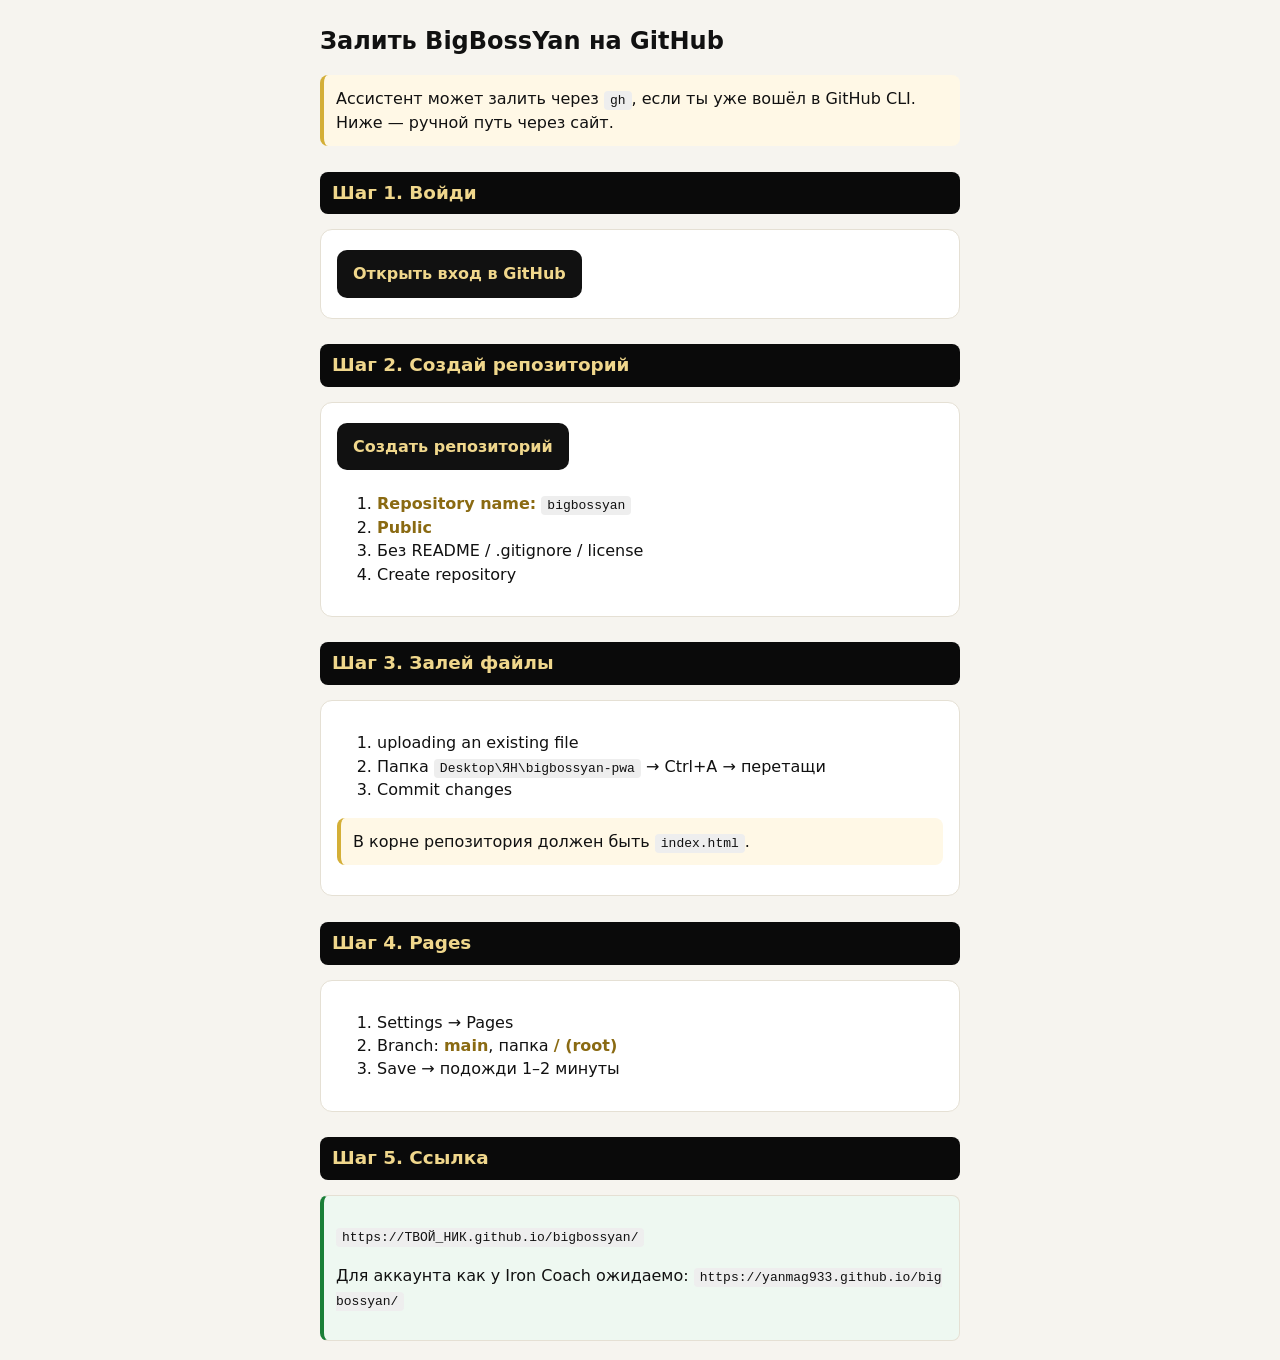
<file: ЗАЛЕЙ_НА_GITHUB.html>
<!doctype html>
<html lang="ru">
<head>
  <meta charset="UTF-8" />
  <meta name="viewport" content="width=device-width, initial-scale=1" />
  <title>Как залить BigBossYan на GitHub</title>
  <style>
    body { font-family: system-ui, sans-serif; max-width: 640px; margin: 24px auto; padding: 0 16px; line-height: 1.45; color: #111; background: #f6f4ef; }
    h1 { font-size: 1.5rem; }
    h2 { font-size: 1.15rem; margin-top: 1.6rem; background: #0a0a0a; color: #f0d78c; padding: 8px 12px; border-radius: 8px; }
    .step { background: #fff; border-radius: 12px; padding: 14px 16px; margin: 12px 0; border: 1px solid #e5e0d4; }
    .step b { color: #8a6a12; }
    code { background: #eee; padding: 2px 6px; border-radius: 4px; word-break: break-all; }
    .warn { background: #fff8e6; border-left: 4px solid #d4af37; padding: 12px; border-radius: 8px; }
    .ok { background: #eef8f1; border-left: 4px solid #1a7f37; padding: 12px; border-radius: 8px; }
    a.btn { display: inline-block; background: #111; color: #f0d78c; text-decoration: none; padding: 12px 16px; border-radius: 10px; font-weight: 700; margin: 6px 0; }
  </style>
</head>
<body>
  <h1>Залить BigBossYan на GitHub</h1>
  <p class="warn">Ассистент может залить через <code>gh</code>, если ты уже вошёл в GitHub CLI. Ниже — ручной путь через сайт.</p>

  <h2>Шаг 1. Войди</h2>
  <div class="step">
    <a class="btn" href="https://github.com/login" target="_blank" rel="noopener">Открыть вход в GitHub</a>
  </div>

  <h2>Шаг 2. Создай репозиторий</h2>
  <div class="step">
    <a class="btn" href="https://github.com/new" target="_blank" rel="noopener">Создать репозиторий</a>
    <ol>
      <li><b>Repository name:</b> <code>bigbossyan</code></li>
      <li><b>Public</b></li>
      <li>Без README / .gitignore / license</li>
      <li>Create repository</li>
    </ol>
  </div>

  <h2>Шаг 3. Залей файлы</h2>
  <div class="step">
    <ol>
      <li>uploading an existing file</li>
      <li>Папка <code>Desktop\ЯН\bigbossyan-pwa</code> → Ctrl+A → перетащи</li>
      <li>Commit changes</li>
    </ol>
    <p class="warn">В корне репозитория должен быть <code>index.html</code>.</p>
  </div>

  <h2>Шаг 4. Pages</h2>
  <div class="step">
    <ol>
      <li>Settings → Pages</li>
      <li>Branch: <b>main</b>, папка <b>/ (root)</b></li>
      <li>Save → подожди 1–2 минуты</li>
    </ol>
  </div>

  <h2>Шаг 5. Ссылка</h2>
  <div class="step ok">
    <p><code>https://ТВОЙ_НИК.github.io/bigbossyan/</code></p>
    <p>Для аккаунта как у Iron Coach ожидаемо: <code>https://yanmag933.github.io/bigbossyan/</code></p>
  </div>
</body>
</html>
</file>
